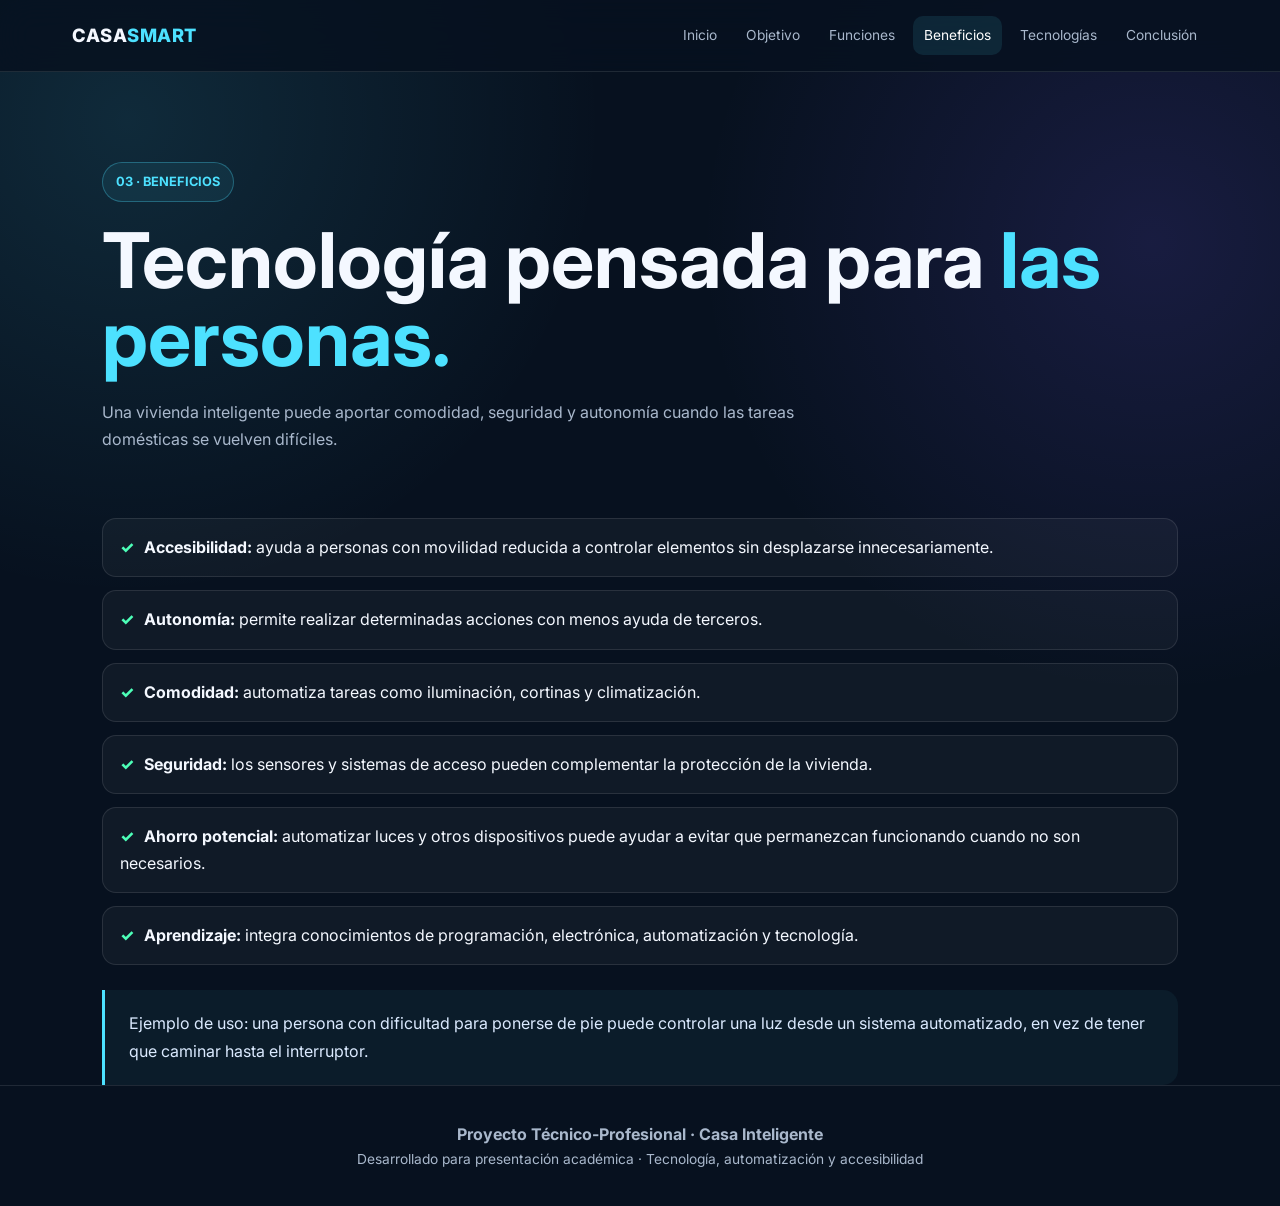
<file: beneficios.html>
<!DOCTYPE html>
<html lang="es">
<head>
<meta charset="UTF-8">
<meta name="viewport" content="width=device-width, initial-scale=1.0">
<title>Beneficios | Casa Inteligente</title>
<link rel="stylesheet" href="style.css">
</head>
<body>
<header><div class="nav"><a class="logo" href="index.html">CASA<span>SMART</span></a><nav><a class="" href="index.html">Inicio</a><a class="" href="objetivo.html">Objetivo</a><a class="" href="funciones.html">Funciones</a><a class="active" href="beneficios.html">Beneficios</a><a class="" href="tecnologias.html">Tecnologías</a><a class="" href="conclusion.html">Conclusión</a></nav></div></header>
<main>
<div class="container"><div class="page-hero reveal"><span class="badge">03 · BENEFICIOS</span><h1>Tecnología pensada para <span>las personas.</span></h1><p>Una vivienda inteligente puede aportar comodidad, seguridad y autonomía cuando las tareas domésticas se vuelven difíciles.</p></div>
<ul class="list reveal">
<li><strong>Accesibilidad:</strong> ayuda a personas con movilidad reducida a controlar elementos sin desplazarse innecesariamente.</li>
<li><strong>Autonomía:</strong> permite realizar determinadas acciones con menos ayuda de terceros.</li>
<li><strong>Comodidad:</strong> automatiza tareas como iluminación, cortinas y climatización.</li>
<li><strong>Seguridad:</strong> los sensores y sistemas de acceso pueden complementar la protección de la vivienda.</li>
<li><strong>Ahorro potencial:</strong> automatizar luces y otros dispositivos puede ayudar a evitar que permanezcan funcionando cuando no son necesarios.</li>
<li><strong>Aprendizaje:</strong> integra conocimientos de programación, electrónica, automatización y tecnología.</li>
</ul>
<div class="quote reveal">Ejemplo de uso: una persona con dificultad para ponerse de pie puede controlar una luz desde un sistema automatizado, en vez de tener que caminar hasta el interruptor.</div>
</div>
</main>
<footer><div class="container"><strong>Proyecto Técnico-Profesional · Casa Inteligente</strong><p class="small">Desarrollado para presentación académica · Tecnología, automatización y accesibilidad</p></div></footer>
<script src="script.js"></script>
</body></html>
</file>
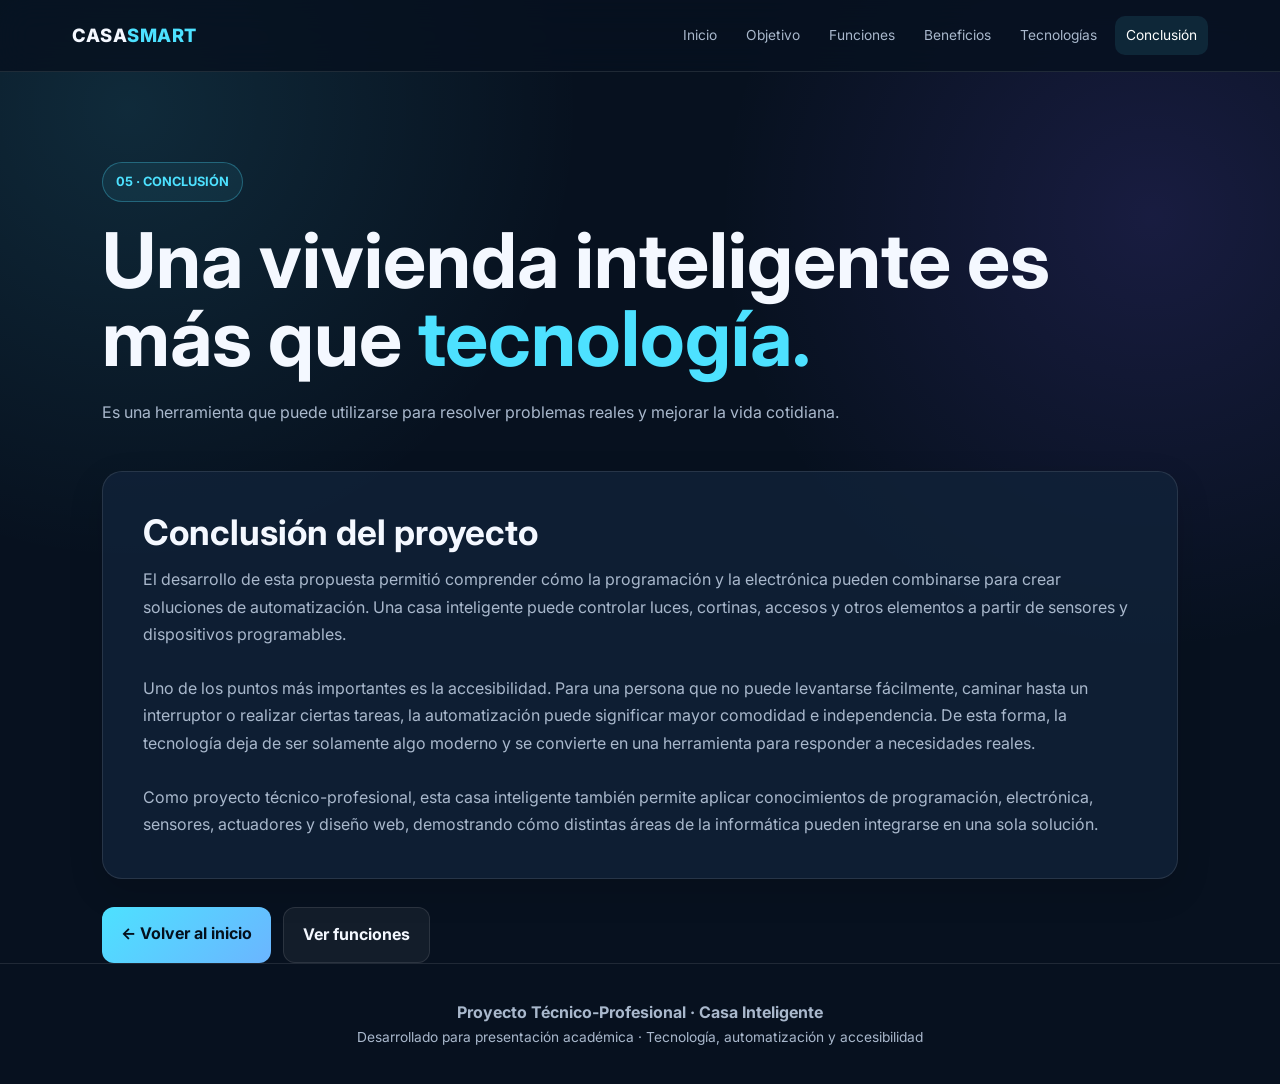
<file: conclusion.html>
<!DOCTYPE html>
<html lang="es">
<head>
<meta charset="UTF-8">
<meta name="viewport" content="width=device-width, initial-scale=1.0">
<title>Conclusión | Casa Inteligente</title>
<link rel="stylesheet" href="style.css">
</head>
<body>
<header><div class="nav"><a class="logo" href="index.html">CASA<span>SMART</span></a><nav><a class="" href="index.html">Inicio</a><a class="" href="objetivo.html">Objetivo</a><a class="" href="funciones.html">Funciones</a><a class="" href="beneficios.html">Beneficios</a><a class="" href="tecnologias.html">Tecnologías</a><a class="active" href="conclusion.html">Conclusión</a></nav></div></header>
<main>
<div class="container"><div class="page-hero reveal"><span class="badge">05 · CONCLUSIÓN</span><h1>Una vivienda inteligente es más que <span>tecnología.</span></h1><p>Es una herramienta que puede utilizarse para resolver problemas reales y mejorar la vida cotidiana.</p></div>
<div class="card reveal" style="padding:40px">
<h2>Conclusión del proyecto</h2>
<p>El desarrollo de esta propuesta permitió comprender cómo la programación y la electrónica pueden combinarse para crear soluciones de automatización. Una casa inteligente puede controlar luces, cortinas, accesos y otros elementos a partir de sensores y dispositivos programables.</p><br>
<p>Uno de los puntos más importantes es la accesibilidad. Para una persona que no puede levantarse fácilmente, caminar hasta un interruptor o realizar ciertas tareas, la automatización puede significar mayor comodidad e independencia. De esta forma, la tecnología deja de ser solamente algo moderno y se convierte en una herramienta para responder a necesidades reales.</p><br>
<p>Como proyecto técnico-profesional, esta casa inteligente también permite aplicar conocimientos de programación, electrónica, sensores, actuadores y diseño web, demostrando cómo distintas áreas de la informática pueden integrarse en una sola solución.</p>
</div>
<div class="buttons reveal"><a class="btn primary" href="index.html">← Volver al inicio</a><a class="btn secondary" href="funciones.html">Ver funciones</a></div>
</div>
</main>
<footer><div class="container"><strong>Proyecto Técnico-Profesional · Casa Inteligente</strong><p class="small">Desarrollado para presentación académica · Tecnología, automatización y accesibilidad</p></div></footer>
<script src="script.js"></script>
</body></html>
</file>
<file: style.css>
@import url('https://fonts.googleapis.com/css2?family=Inter:wght@400;500;600;700;800&display=swap');

:root{
  --bg:#07111f;
  --bg2:#0b1b2f;
  --card:rgba(17,35,58,.78);
  --line:rgba(255,255,255,.10);
  --text:#f4f8ff;
  --muted:#a9b8cc;
  --accent:#4de1ff;
  --accent2:#7c5cff;
  --success:#4dffb8;
}
*{box-sizing:border-box;margin:0;padding:0}
html{scroll-behavior:smooth}
body{
  font-family:'Inter',sans-serif;
  background:
    radial-gradient(circle at 10% 10%,rgba(77,225,255,.12),transparent 30%),
    radial-gradient(circle at 90% 20%,rgba(124,92,255,.15),transparent 30%),
    var(--bg);
  color:var(--text);
  line-height:1.7;
}
a{color:inherit;text-decoration:none}
img{max-width:100%;display:block}
header{
  position:sticky;top:0;z-index:100;
  background:rgba(7,17,31,.84);
  backdrop-filter:blur(16px);
  border-bottom:1px solid var(--line);
}
.nav{
  max-width:1180px;margin:auto;padding:16px 22px;
  display:flex;align-items:center;justify-content:space-between;gap:20px;
}
.logo{font-size:1.15rem;font-weight:800;letter-spacing:.5px}
.logo span{color:var(--accent)}
nav{display:flex;flex-wrap:wrap;justify-content:flex-end;gap:7px}
nav a{padding:8px 11px;border-radius:10px;color:var(--muted);font-size:.86rem;transition:.25s}
nav a:hover,nav a.active{color:#fff;background:rgba(77,225,255,.10)}
.container{max-width:1120px;margin:auto;padding:0 22px}
.hero{min-height:88vh;display:grid;grid-template-columns:1.05fr .95fr;align-items:center;gap:55px;padding:70px 0}
.badge{display:inline-flex;padding:8px 13px;border:1px solid rgba(77,225,255,.3);border-radius:999px;color:var(--accent);background:rgba(77,225,255,.07);font-size:.8rem;font-weight:700}
h1{font-size:clamp(2.8rem,6vw,5.5rem);line-height:1.02;margin:20px 0}
h1 span{color:var(--accent)}
h2{font-size:2.2rem;line-height:1.15;margin-bottom:14px}
h3{margin-bottom:8px}
.lead{font-size:1.1rem;color:var(--muted);max-width:680px}
.buttons{display:flex;flex-wrap:wrap;gap:12px;margin-top:28px}
.btn{padding:13px 19px;border-radius:12px;font-weight:700;border:1px solid var(--line);transition:.25s}
.btn.primary{background:linear-gradient(135deg,var(--accent),#6bb5ff);color:#04101d;border:none}
.btn.secondary{background:rgba(255,255,255,.05)}
.btn:hover{transform:translateY(-2px)}
.hero-image{
  border:1px solid var(--line);border-radius:26px;overflow:hidden;
  box-shadow:0 25px 80px rgba(0,0,0,.38);
  background:#102238;
}
.hero-image img{width:100%;aspect-ratio:1/1;object-fit:cover}
section{padding:95px 0}
.section-head{max-width:760px;margin-bottom:36px}
.section-head p{color:var(--muted)}
.grid{display:grid;grid-template-columns:repeat(3,1fr);gap:18px}
.card{
  background:var(--card);border:1px solid var(--line);border-radius:20px;padding:25px;
  transition:.3s;box-shadow:0 12px 35px rgba(0,0,0,.14)
}
.card:hover{transform:translateY(-5px);border-color:rgba(77,225,255,.28)}
.icon{font-size:2rem;margin-bottom:14px}
.card p{color:var(--muted)}
.stats{display:grid;grid-template-columns:repeat(4,1fr);gap:14px;margin-top:25px}
.stat{text-align:center;padding:22px;border:1px solid var(--line);border-radius:18px;background:rgba(255,255,255,.035)}
.stat strong{display:block;font-size:1.7rem;color:var(--accent)}
.page-hero{padding:90px 0 45px}
.page-hero p{color:var(--muted);max-width:780px}
.feature-image{border-radius:22px;border:1px solid var(--line);margin:28px 0;overflow:hidden}
.feature-image img{width:100%;max-height:520px;object-fit:cover}
.list{display:grid;gap:13px;margin-top:20px}
.list li{list-style:none;padding:15px 17px;background:rgba(255,255,255,.04);border:1px solid var(--line);border-radius:14px}
.list li::before{content:"✓";color:var(--success);font-weight:800;margin-right:10px}
.quote{border-left:3px solid var(--accent);padding:20px 24px;background:rgba(77,225,255,.05);border-radius:0 15px 15px 0;color:#dbeaff;margin-top:25px}
footer{border-top:1px solid var(--line);padding:35px 0;color:var(--muted);text-align:center}
.small{font-size:.86rem;color:var(--muted)}
.reveal{opacity:0;transform:translateY(18px);transition:.7s}
.reveal.show{opacity:1;transform:none}
@media(max-width:850px){
  .hero{grid-template-columns:1fr;padding:55px 0}
  .grid{grid-template-columns:1fr 1fr}
  .stats{grid-template-columns:1fr 1fr}
  nav{display:none}
}
@media(max-width:560px){
  .grid{grid-template-columns:1fr}
  .stats{grid-template-columns:1fr 1fr}
  h1{font-size:3rem}
}
</file>
